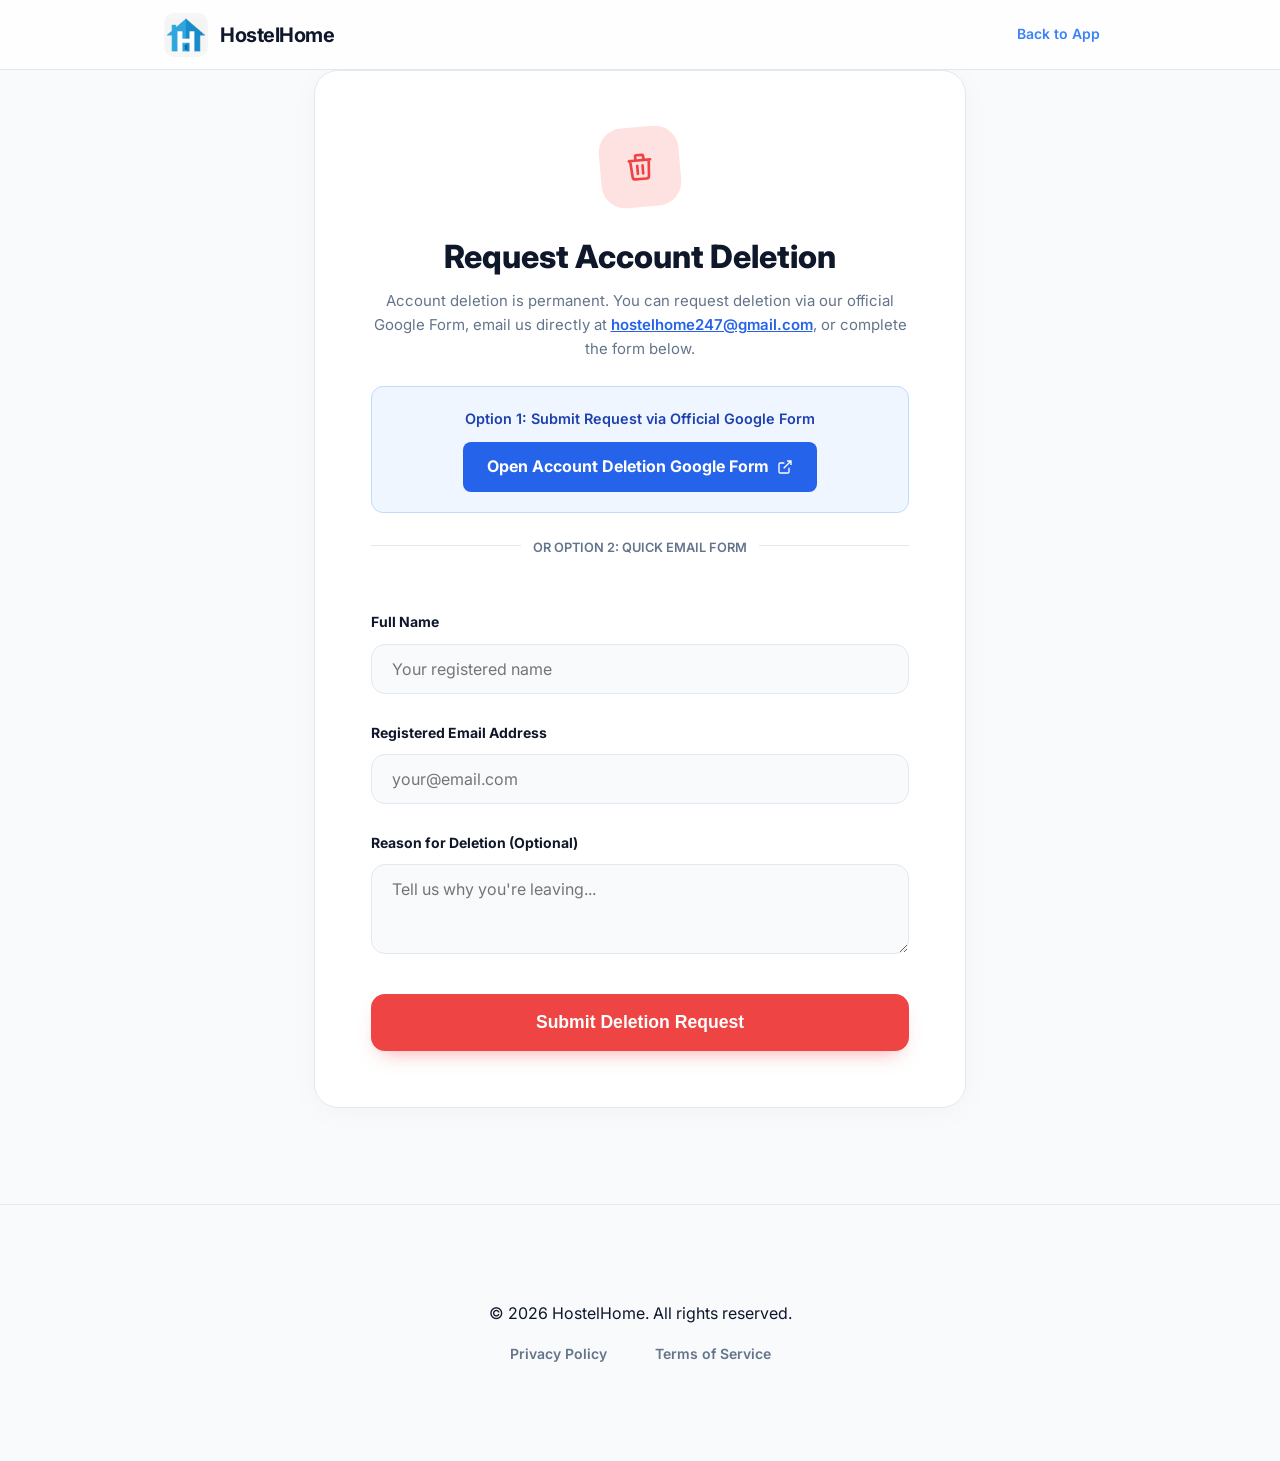
<file: delete-account.html>
<!DOCTYPE html>
<html lang="en">
<head>
    <meta charset="UTF-8">
    <meta name="viewport" content="width=device-width, initial-scale=1.0">
    <title>Delete Account - HostelHome</title>
    <link rel="stylesheet" href="legal.css">
    <script src="scripts/ui-core.js"></script>
    <script src="scripts/android-bridge.js"></script>
    <link href="https://fonts.googleapis.com/css2?family=Inter:wght@400;500;600;700;800&display=swap" rel="stylesheet">
    <style>
        html, body { overscroll-behavior-y: none; }
        .sidebar, .modal-card, .overflow-y-auto, .custom-scrollbar { -webkit-overflow-scrolling: touch; overscroll-behavior-y: contain; }
    </style>
  <!-- Favicons & App Icons -->
  <link rel="icon" type="image/x-icon" href="/favicon.ico" />
  <link rel="icon" type="image/png" sizes="48x48" href="/favicon-48x48.png" />
  <link rel="icon" type="image/png" sizes="32x32" href="/favicon-32x32.png" />
  <link rel="icon" type="image/png" sizes="16x16" href="/favicon-16x16.png" />
  <link rel="icon" type="image/png" sizes="192x192" href="/icon-192.png" />
  <link rel="apple-touch-icon" sizes="180x180" href="/apple-touch-icon.png" />
  <link rel="manifest" href="/site.webmanifest" />
  <meta name="theme-color" content="#2563EB" />
</head>
<body>
    <nav class="nav-legal">
        <div class="nav-container">
            <a href="index.html" class="logo-wrapper" style="display:flex; align-items:center; gap:12px; text-decoration:none;">
                <div class="logo" style="width:44px; height:44px; flex-shrink:0;"><img src="icons/hostelhome-logo.png" alt="HostelHome Logo" style="width:44px; height:44px; max-width:44px; max-height:44px; object-fit:contain; border-radius:10px;"></div>
                <span class="logo-text" style="font-size:1.25rem; font-weight:700;">HostelHome</span>
            </a>
            <a href="https://app.hostelhomeapp.in" class="back-link">Back to App</a>
        </div>
    </nav>

    <main class="content-wrapper content-single">
        <article class="doc-card animate-fade-in">
            <div class="deletion-header">
                <div class="warning-icon">
                    <svg width="32" height="32" fill="none" stroke="currentColor" stroke-width="2" viewBox="0 0 24 24">
                        <path stroke-linecap="round" stroke-linejoin="round" d="M19 7l-.867 12.142A2 2 0 0116.138 21H7.862a2 2 0 01-1.995-1.858L5 7m5 4v6m4-6v6m1-10V4a1 1 0 00-1-1h-4a1 1 0 00-1 1v3M4 7h16" />
                    </svg>
                </div>
                <h1 style="font-size: 2rem; font-weight: 800; margin-bottom: 0.5rem;">Request Account Deletion</h1>
                <p style="color: var(--text-muted-light); font-size: 0.935rem; margin-bottom: 1.5rem;">
                    Account deletion is permanent. You can request deletion via our official Google Form, email us directly at <a href="mailto:hostelhome247@gmail.com" style="color: #2563eb; text-decoration: underline; font-weight: 600;">hostelhome247@gmail.com</a>, or complete the form below.
                </p>

                <!-- Google Form Request Box -->
                <div style="background: #eff6ff; border: 1px solid #bfdbfe; padding: 1.25rem; border-radius: 12px; margin-bottom: 2rem; text-align: center;">
                    <p style="font-size: 0.9rem; color: #1e40af; font-weight: 600; margin-bottom: 0.75rem;">Option 1: Submit Request via Official Google Form</p>
                    <a href="https://docs.google.com/forms/d/e/1FAIpQLSfoCNVs-iUxyiDGXoFMNhDw2UIOTLCaJryn31tQEhKHnOOVHg/viewform" target="_blank" rel="noopener noreferrer" style="display: inline-flex; align-items: center; justify-content: center; gap: 8px; background: #2563eb; color: white; padding: 0.75rem 1.5rem; border-radius: 8px; font-weight: 700; text-decoration: none; transition: background 0.2s;">
                        <span>Open Account Deletion Google Form</span>
                        <svg width="16" height="16" fill="none" stroke="currentColor" stroke-width="2" viewBox="0 0 24 24"><path d="M18 13v6a2 2 0 01-2 2H5a2 2 0 01-2-2V8a2 2 0 012-2h6M15 3h6v6M10 14L21 3"/></svg>
                    </a>
                </div>

                <div style="border-top: 1px solid var(--border-light); margin-bottom: 1.5rem; position: relative; text-align: center;">
                    <span style="position: relative; top: -0.75rem; background: var(--card-light); padding: 0 0.75rem; color: var(--text-muted-light); font-size: 0.8rem; font-weight: 600; text-transform: uppercase;">Or Option 2: Quick Email Form</span>
                </div>
            </div>

            <form id="deletion-form">
                <div class="form-group">
                    <label for="name">Full Name</label>
                    <input type="text" id="name" required class="form-control" placeholder="Your registered name">
                </div>
                <div class="form-group">
                    <label for="email">Registered Email Address</label>
                    <input type="email" id="email" required class="form-control" placeholder="your@email.com">
                </div>
                <div class="form-group">
                    <label for="reason">Reason for Deletion (Optional)</label>
                    <textarea id="reason" class="form-control" rows="3" placeholder="Tell us why you're leaving..."></textarea>
                </div>
                
                <div style="margin-top: 2rem;">
                    <button type="submit" class="btn-delete">Submit Deletion Request</button>
                </div>
            </form>

            <div id="success-banner" class="success-banner animate-fade-in">
                <div style="font-size: 1.25rem; margin-bottom: 0.5rem;">Request Received</div>
                <p style="font-size: 0.875rem; font-weight: 400;">Your account deletion request has been submitted to <b>hostelhome247@gmail.com</b> and will be processed within 7 business days.</p>
            </div>
        </article>
    </main>

    <footer>
        <div class="footer-content">
            <p>&copy; 2026 HostelHome. All rights reserved.</p>
            <div class="footer-links" style="margin-top: 1rem;">
                <a href="privacy.html" target="_blank" rel="noopener noreferrer">Privacy Policy</a>
                <a href="terms.html" target="_blank" rel="noopener noreferrer">Terms of Service</a>
            </div>
        </div>
    </footer>

    <script>
        if (localStorage.getItem('theme') === 'dark' || 
            (!('theme' in localStorage) && window.matchMedia('(prefers-color-scheme: dark)').matches)) {
            document.body.classList.add('dark-mode');
        }

        document.getElementById('deletion-form').onsubmit = (e) => {
            e.preventDefault();
            const name = document.getElementById('name').value;
            const email = document.getElementById('email').value;
            const reason = document.getElementById('reason').value;

            const bodyText = 'Account Deletion Request Details:\n\nName: ' + name + '\nRegistered Email: ' + email + '\nReason for Deletion: ' + (reason || 'None provided');
            const mailtoUrl = 'mailto:hostelhome247@gmail.com?subject=' + encodeURIComponent('[ACCOUNT DELETION REQUEST] - ' + email) + '&body=' + encodeURIComponent(bodyText);
            window.location.href = mailtoUrl;

            document.getElementById('deletion-form').style.display = 'none';
            document.querySelector('.deletion-header').style.display = 'none';
            document.getElementById('success-banner').style.display = 'block';
        };
    </script>
</body>
</html>
</file>
<file: legal.css>
/* Legal Pages Modern CSS - HostelHome */

:root {
    --primary: #3b82f6;
    --primary-dark: #2563eb;
    --primary-glow: rgba(59, 130, 246, 0.15);
    --bg-light: #f8fafc;
    --card-light: #ffffff;
    --text-main-light: #0f172a;
    --text-muted-light: #64748b;
    --border-light: #e2e8f0;
    
    --bg-dark: #020617;
    --card-dark: #1e293b;
    --text-main-dark: #f1f5f9;
    --text-muted-dark: #94a3b8;
    --border-dark: #334155;

    --transition: all 0.3s cubic-bezier(0.4, 0, 0.2, 1);
}

* {
    margin: 0;
    padding: 0;
    box-sizing: border-box;
}

body {
    font-family: 'Inter', system-ui, -apple-system, sans-serif;
    background-color: var(--bg-light);
    color: var(--text-main-light);
    line-height: 1.6;
    transition: var(--transition);
    overflow-x: hidden;
}

body.dark-mode {
    background-color: var(--bg-dark);
    color: var(--text-main-dark);
}

/* Glassmorphism Navigation */
.nav-legal {
    position: sticky;
    top: 0;
    z-index: 100;
    background: rgba(255, 255, 255, 0.8);
    backdrop-filter: blur(12px);
    -webkit-backdrop-filter: blur(12px);
    border-bottom: 1px solid var(--border-light);
    height: 70px;
    display: flex;
    align-items: center;
    transition: var(--transition);
}

body.dark-mode .nav-legal {
    background: rgba(2, 6, 23, 0.8);
    border-bottom: 1px solid var(--border-dark);
}

.nav-container {
    max-width: 1000px;
    margin: 0 auto;
    width: 100%;
    padding: 0 1.5rem;
    display: flex;
    justify-content: space-between;
    align-items: center;
}

.logo-wrapper {
    display: flex;
    align-items: center;
    gap: 0.75rem;
    text-decoration: none;
    color: inherit;
}

.logo-icon {
    width: 36px;
    height: 36px;
    background: linear-gradient(135deg, var(--primary), var(--primary-dark));
    border-radius: 10px;
    display: flex;
    align-items: center;
    justify-content: center;
    color: white;
    font-weight: 800;
    font-size: 1.2rem;
    box-shadow: 0 4px 12px rgba(59, 130, 246, 0.3);
}

.logo-text {
    font-size: 1.25rem;
    font-weight: 700;
    letter-spacing: -0.025em;
}

.back-link {
    font-size: 0.875rem;
    font-weight: 600;
    color: var(--primary);
    text-decoration: none;
    padding: 0.5rem 1rem;
    border-radius: 8px;
    transition: var(--transition);
}

.back-link:hover {
    background: var(--primary-glow);
}

/* Hero Section */
.hero-legal {
    padding: 6rem 1.5rem 3rem;
    text-align: center;
    max-width: 800px;
    margin: 0 auto;
}

.hero-legal h1 {
    font-size: clamp(2rem, 8vw, 3.5rem);
    font-weight: 800;
    letter-spacing: -0.05em;
    margin-bottom: 1rem;
    line-height: 1.1;
    background: linear-gradient(to bottom right, #1e293b, #475569);
    -webkit-background-clip: text;
    -webkit-text-fill-color: transparent;
}

body.dark-mode .hero-legal h1 {
    background: linear-gradient(to bottom right, #f1f5f9, #94a3b8);
    -webkit-background-clip: text;
    -webkit-text-fill-color: transparent;
}

.last-updated {
    font-size: 0.875rem;
    color: var(--text-muted-light);
    font-weight: 500;
    opacity: 0.8;
}

body.dark-mode .last-updated {
    color: var(--text-muted-dark);
}

/* Main Content Layout */
.content-wrapper {
    max-width: 1100px;
    margin: 0 auto;
    padding: 0 1.5rem 6rem;
    display: grid;
    grid-template-columns: 280px 1fr;
    gap: 4rem;
    align-items: start;
}

.content-single {
    grid-template-columns: 1fr !important;
    max-width: 700px;
}

@media (max-width: 1024px) {
    .content-wrapper {
        gap: 2rem;
        grid-template-columns: 240px 1fr;
    }
}

@media (max-width: 850px) {
    .hero-legal {
        padding-top: 4rem;
        padding-bottom: 2rem;
    }
    .content-wrapper {
        grid-template-columns: 1fr;
        padding-top: 0;
    }
    .toc-sidebar {
        position: sticky;
        top: 70px;
        z-index: 90;
        background: var(--bg-light);
        margin: 0 -1.5rem 2rem;
        padding: 0.75rem 1.5rem;
        border-bottom: 1px solid var(--border-light);
        width: auto;
    }
    body.dark-mode .toc-sidebar {
        background: var(--bg-dark);
        border-bottom: 1px solid var(--border-dark);
    }
    .toc-title {
        display: none;
    }
    .toc-list {
        display: flex;
        overflow-x: auto;
        border-left: none;
        gap: 0.5rem;
        padding-bottom: 5px;
        -ms-overflow-style: none;
        scrollbar-width: none;
        -webkit-overflow-scrolling: touch;
        scroll-behavior: smooth;
    }
    .toc-list::-webkit-scrollbar {
        display: none;
    }
    .toc-item a {
        white-space: nowrap;
        padding: 0.5rem 1rem;
        border-left: none;
        border-radius: 20px;
        background: var(--card-light);
        border: 1px solid var(--border-light);
        font-size: 0.8rem;
    }
    body.dark-mode .toc-item a {
        background: var(--card-dark);
        border-color: var(--border-dark);
    }
    .toc-item a.active {
        background: var(--primary);
        color: white !important;
        border-color: var(--primary);
    }
}

/* Sidebar TOC */
.toc-sidebar {
    position: sticky;
    top: 110px;
    height: fit-content;
}

.toc-title {
    font-size: 0.75rem;
    text-transform: uppercase;
    font-weight: 700;
    letter-spacing: 0.05em;
    color: var(--text-muted-light);
    margin-bottom: 1.25rem;
}

body.dark-mode .toc-title {
    color: var(--text-muted-dark);
}

.toc-list {
    list-style: none;
    border-left: 2px solid var(--border-light);
}

body.dark-mode .toc-list {
    border-left: 2px solid var(--border-dark);
}

.toc-item a {
    display: block;
    padding: 0.625rem 1.25rem;
    text-decoration: none;
    color: var(--text-muted-light);
    font-size: 0.935rem;
    font-weight: 500;
    transition: var(--transition);
    border-left: 2px solid transparent;
    margin-left: -2px;
}

body.dark-mode .toc-item a {
    color: var(--text-muted-dark);
}

.toc-item a:hover {
    color: var(--primary);
}

.toc-item a.active {
    color: var(--primary);
    border-left-color: var(--primary);
    font-weight: 700;
}

/* Document Body */
.doc-card {
    background: var(--card-light);
    border: 1px solid var(--border-light);
    border-radius: 24px;
    padding: clamp(1.5rem, 5vw, 3.5rem);
    box-shadow: 0 4px 30px rgba(0, 0, 0, 0.03);
    transition: var(--transition);
}

body.dark-mode .doc-card {
    background: var(--card-dark);
    border: 1px solid var(--border-dark);
    box-shadow: 0 10px 40px rgba(0, 0, 0, 0.25);
}

.doc-section {
    margin-bottom: 3.5rem;
}

.doc-section:last-child {
    margin-bottom: 0;
}

.doc-section h2 {
    font-size: clamp(1.25rem, 4vw, 1.75rem);
    font-weight: 800;
    margin-bottom: 1.25rem;
    color: var(--text-main-light);
    letter-spacing: -0.02em;
}

body.dark-mode .doc-section h2 {
    color: var(--text-main-dark);
}

.doc-section p {
    margin-bottom: 1.25rem;
    color: var(--text-muted-light);
    font-size: clamp(0.935rem, 3vw, 1.05rem);
}

body.dark-mode .doc-section p {
    color: var(--text-muted-dark);
}

.doc-section ul {
    list-style: none;
    padding-left: 0.25rem;
}

.doc-section li {
    position: relative;
    padding-left: 1.75rem;
    margin-bottom: 1rem;
    color: var(--text-muted-light);
    font-size: clamp(0.935rem, 3vw, 1.05rem);
}

body.dark-mode .doc-section li {
    color: var(--text-muted-dark);
}

.doc-section li::before {
    content: "";
    position: absolute;
    left: 0;
    top: 0.6em;
    width: 8px;
    height: 8px;
    background: var(--primary);
    border-radius: 50%;
    box-shadow: 0 0 10px var(--primary-glow);
}

.doc-section strong {
    color: var(--text-main-light);
    font-weight: 700;
}

body.dark-mode .doc-section strong {
    color: var(--text-main-dark);
}

.doc-section a {
    color: var(--primary);
    text-decoration: none;
    font-weight: 600;
    border-bottom: 1px solid transparent;
    transition: var(--transition);
}

.doc-section a:hover {
    border-bottom-color: var(--primary);
}

/* Footer */
footer {
    padding: 6rem 1.5rem;
    border-top: 1px solid var(--border-light);
    text-align: center;
}

body.dark-mode footer {
    border-top: 1px solid var(--border-dark);
}

.footer-content {
    max-width: 800px;
    margin: 0 auto;
}

.footer-links {
    display: flex;
    justify-content: center;
    flex-wrap: wrap;
    gap: 1.5rem 3rem;
    margin-top: 2rem;
}

.footer-links a {
    text-decoration: none;
    color: var(--text-muted-light);
    font-size: 0.875rem;
    font-weight: 600;
    transition: var(--transition);
}

body.dark-mode .footer-links a {
    color: var(--text-muted-dark);
}

.footer-links a:hover {
    color: var(--primary);
}

/* Account Deletion Form Specifics */
.deletion-header {
    text-align: center;
    margin-bottom: 2.5rem;
}

.warning-icon {
    width: 80px;
    height: 80px;
    background: #fee2e2;
    color: #ef4444;
    border-radius: 24px;
    display: flex;
    align-items: center;
    justify-content: center;
    margin: 0 auto 1.5rem;
    transform: rotate(-5deg);
    transition: var(--transition);
}

.warning-icon:hover {
    transform: rotate(0deg) scale(1.1);
}

body.dark-mode .warning-icon {
    background: rgba(239, 68, 68, 0.1);
}

.form-group {
    margin-bottom: 1.75rem;
}

.form-group label {
    display: block;
    font-size: 0.875rem;
    font-weight: 700;
    margin-bottom: 0.625rem;
    color: var(--text-main-light);
}

body.dark-mode .form-group label {
    color: var(--text-main-dark);
}

.form-control {
    width: 100%;
    padding: 0.875rem 1.25rem;
    border-radius: 14px;
    border: 1px solid var(--border-light);
    background: var(--bg-light);
    color: var(--text-main-light);
    font-family: inherit;
    font-size: 1rem;
    transition: var(--transition);
    outline: none;
}

body.dark-mode .form-control {
    background: #0f172a;
    border-color: var(--border-dark);
    color: var(--text-main-dark);
}

.form-control:focus {
    border-color: var(--primary);
    box-shadow: 0 0 0 4px var(--primary-glow);
    background: var(--card-light);
}

body.dark-mode .form-control:focus {
    background: #1e293b;
}

.btn-delete {
    width: 100%;
    padding: 1.125rem;
    background: #ef4444;
    color: white;
    border: none;
    border-radius: 14px;
    font-size: 1.1rem;
    font-weight: 800;
    cursor: pointer;
    transition: var(--transition);
    box-shadow: 0 10px 20px -10px rgba(239, 68, 68, 0.5);
}

.btn-delete:hover {
    background: #dc2626;
    transform: translateY(-2px);
    box-shadow: 0 15px 25px -10px rgba(239, 68, 68, 0.6);
}

.btn-delete:active {
    transform: translateY(0);
}

.success-banner {
    background: #f0fdf4;
    color: #166534;
    padding: 2rem;
    border-radius: 20px;
    text-align: center;
    font-weight: 600;
    border: 1px solid #bbf7d0;
    margin-top: 2rem;
    display: none;
}

body.dark-mode .success-banner {
    background: rgba(22, 101, 52, 0.1);
    color: #4ade80;
    border-color: rgba(74, 222, 128, 0.2);
}

/* Animations */
@keyframes fadeIn {
    from { opacity: 0; transform: translateY(20px); }
    to { opacity: 1; transform: translateY(0); }
}

.animate-fade-in {
    animation: fadeIn 0.8s cubic-bezier(0.16, 1, 0.3, 1) forwards;
}

/* Small Device Adjustments */
@media (max-width: 480px) {
    .nav-container {
        padding: 0 1rem;
    }
    .logo-text {
        display: none;
    }
    .content-wrapper {
        padding: 0 1rem 4rem;
    }
    .toc-sidebar {
        margin: 0 -1rem 1.5rem;
        padding: 0.75rem 1rem;
    }
    .doc-card {
        border-radius: 16px;
        border-left: 1px solid var(--border-light);
        border-right: 1px solid var(--border-light);
        margin: 0;
        padding: 1.5rem 1.25rem;
    }
    body.dark-mode .doc-card {
        border-left: 1px solid var(--border-dark);
        border-right: 1px solid var(--border-dark);
    }
    .doc-section h2 {
        font-size: 1.35rem;
    }
    .doc-section p, .doc-section li {
        font-size: 0.95rem;
    }
    footer {
        padding: 4rem 1rem;
    }
}

/* Strict Logo Sizing - Universal Rule */
.logo-wrapper .logo, 
.logo-wrapper .logo-icon, 
.logo, 
.logo-icon {
    width: 44px !important;
    height: 44px !important;
    max-width: 44px !important;
    max-height: 44px !important;
    background: transparent !important;
    box-shadow: none !important;
    border-radius: 0 !important;
    display: flex !important;
    align-items: center !important;
    justify-content: center !important;
    flex-shrink: 0 !important;
}

.logo-wrapper img, 
.logo img, 
.logo-icon img {
    max-width: 44px !important;
    max-height: 44px !important;
    width: 44px !important;
    height: 44px !important;
    object-fit: contain !important;
    border-radius: 10px !important;
    display: block !important;
}
</file>
